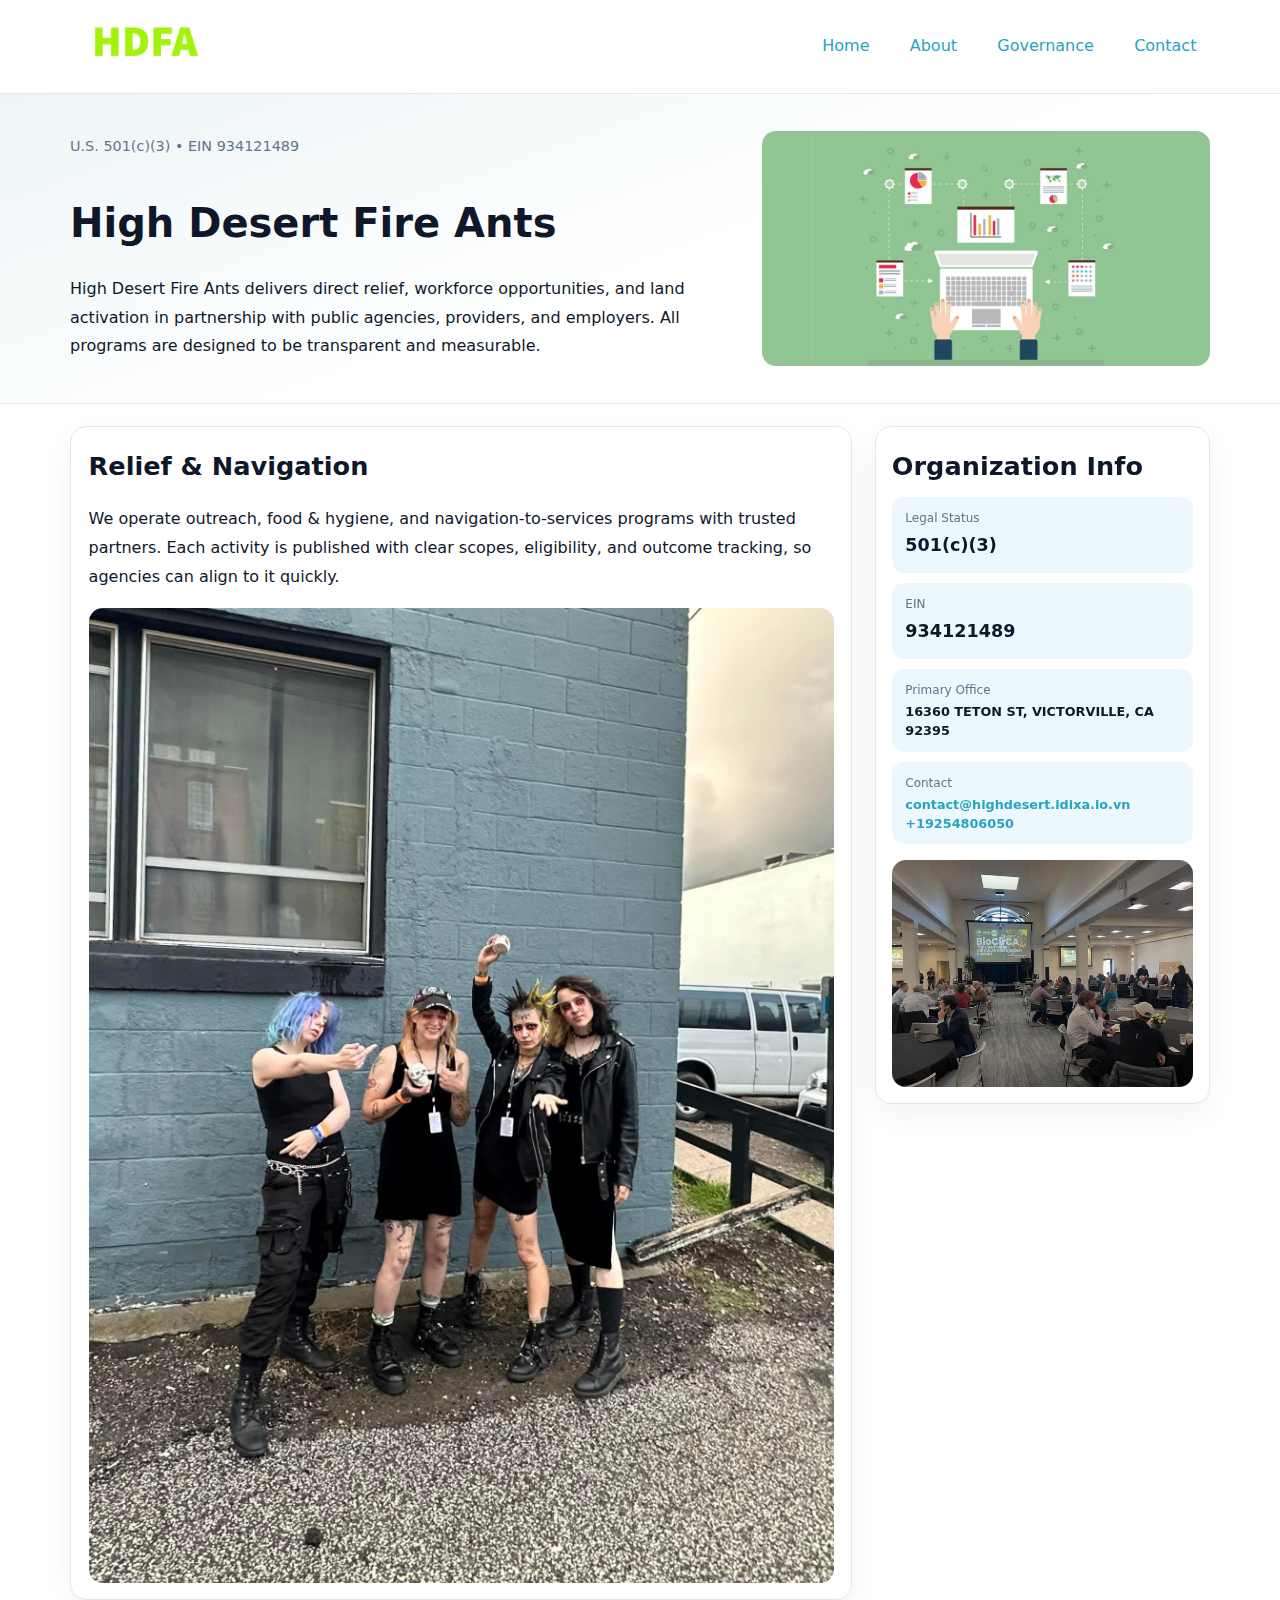
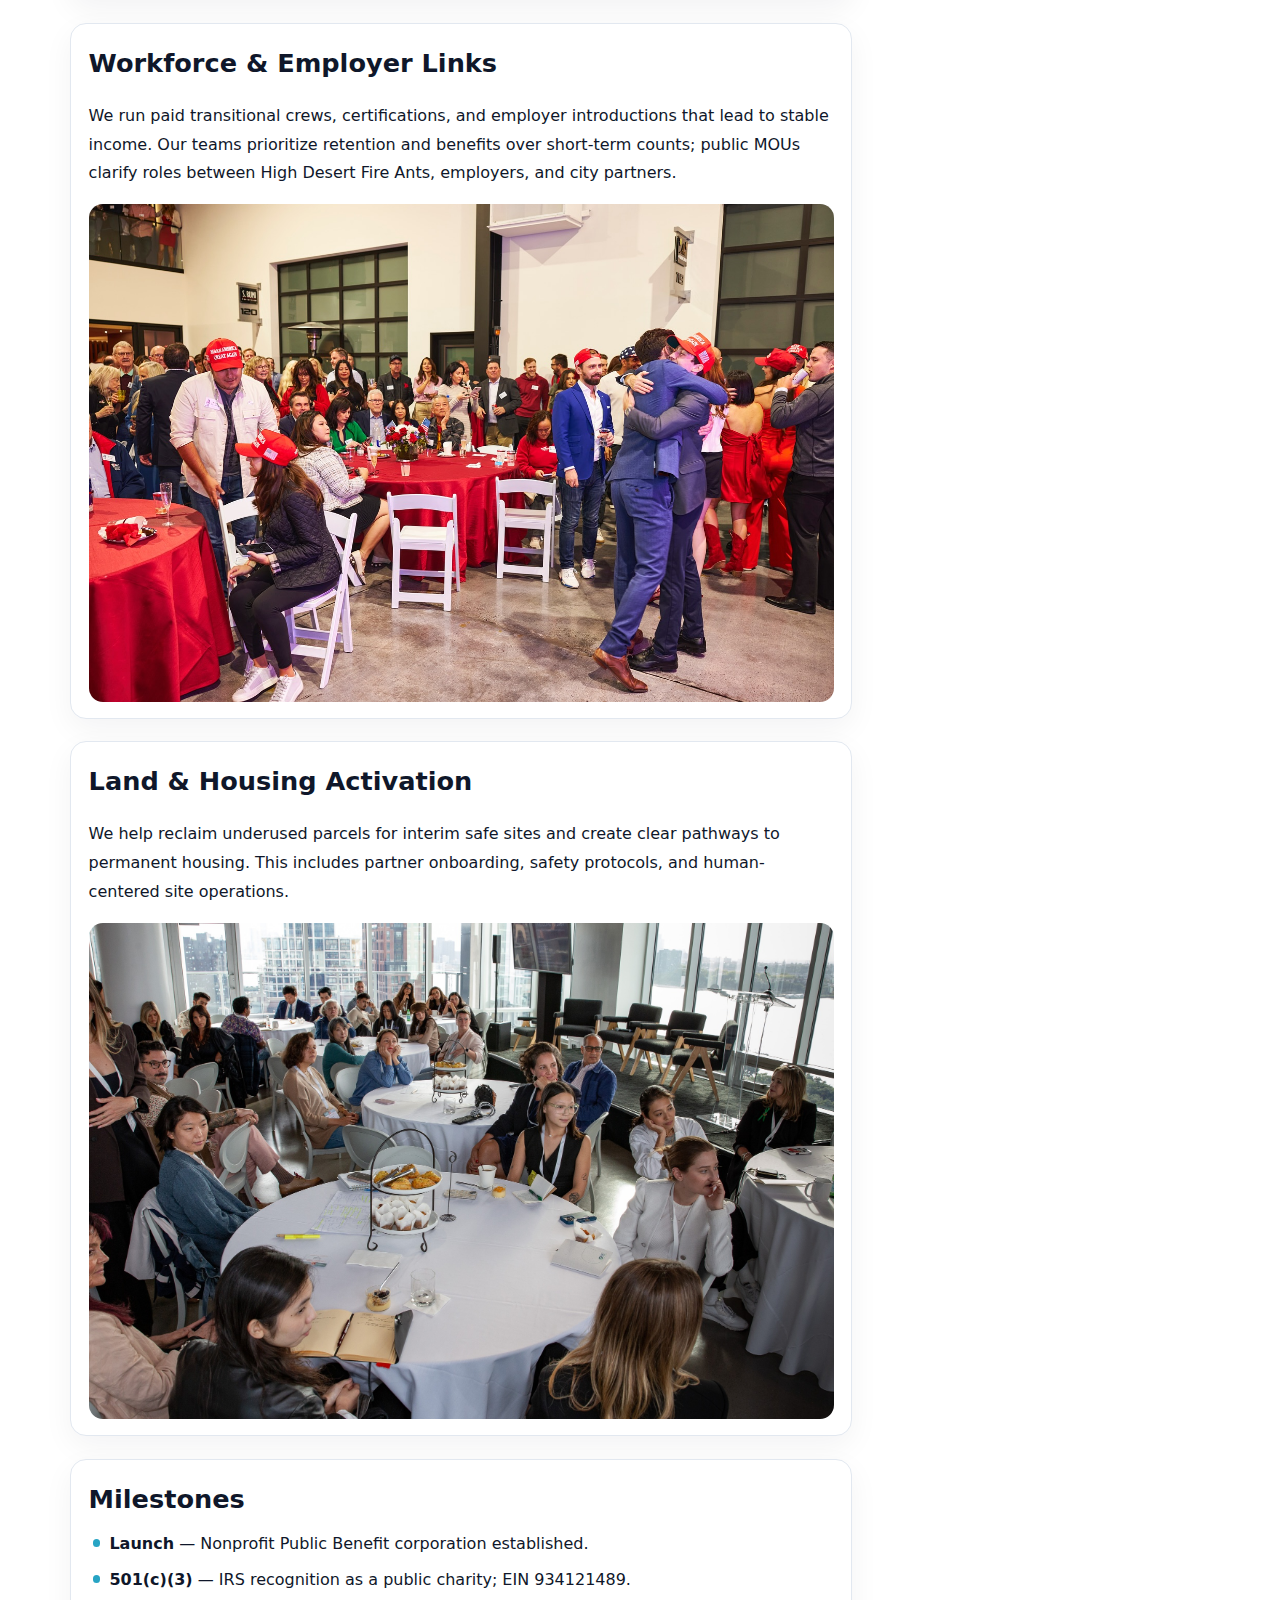
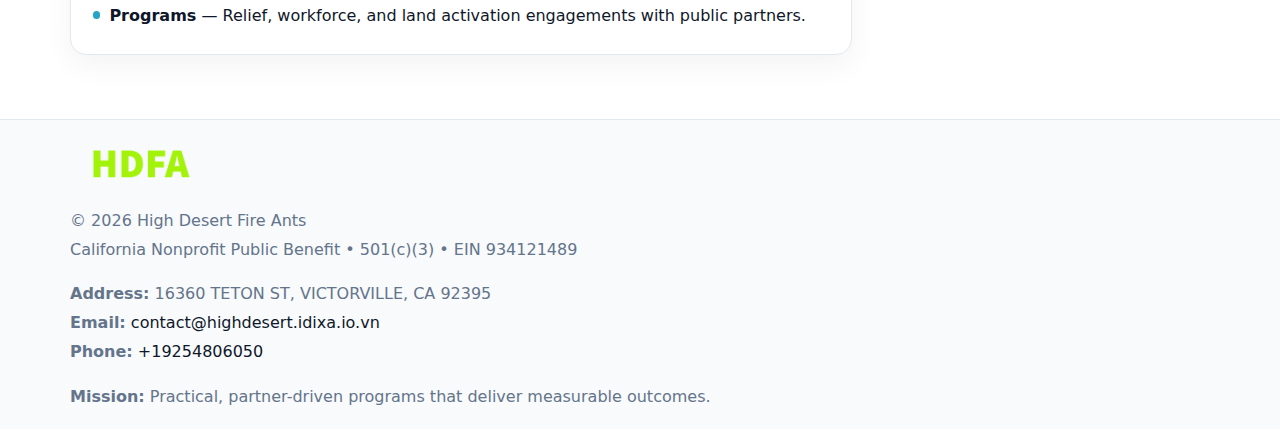
<file: index.html>
<!doctype html><html lang="en"><head>
<meta charset="utf-8">
<meta name="viewport" content="width=device-width,initial-scale=1">
<title>High Desert Fire Ants – Nonprofit • 2025</title>
<link rel="stylesheet" href="assets/styles.css">
<link rel="icon" href="images/logo.png">
<meta name="data-ein" content="934121489">
<meta name="data-name" content="High Desert Fire Ants">
<meta name="data-email" content="contact@highdesert.idixa.io.vn">
<meta name="data-phone" content="+19254806050">
<meta name="data-address" content="16360 TETON ST,
VICTORVILLE, CA 92395">
<meta name="data-map" content="16360+TETON+ST,+VICTORVILLE,+CA+92395">
  <meta name="description" content="We are a 501(c)(3) organization advancing community services, education, and direct relief through transparent programs, local partnerships, and measurable outcomes.">
<meta name="facebook-domain-verification" content="f0e4mjqon8ykesj3kwve88kgygqbuk" />
</head><body>
<div style="position:absolute;left:-9999px;top:-9999px;opacity:0" data-uniq="{{UNIQUE_BLOB}}">
  <span>We are a 501(c)(3) organization advancing community services, education, and direct relief through transparent programs, local partnerships, and measurable outcomes.</span><svg width="12" height="12" viewBox="0 0 12 12" xmlns="http://www.w3.org/2000/svg"><circle cx="6" cy="6" r="5" fill="#b45309"/></svg><img src="images/land.jpg" width="1" height="1" alt="" loading="lazy"/>
</div>

<header>
  <div class="topnav">
    <a href="index.html"><img src="images/logo.png" alt="High Desert Fire Ants" style="width:150px"></a>
    <nav>
      <a class="active" href="index.html">Home</a>
      <a href="about.html">About</a>
      <a href="governance.html">Governance</a>
      <a href="contact.html">Contact</a>
    </nav>
  </div>
</header>

<section class="c59ed86722a">
  <div class="hero-wrap">
    <div>
      <p class="subtle">U.S. 501(c)(3) • EIN 934121489</p>
      <h1>High Desert Fire Ants</h1>
      <p class="ca4f15e9cc3">High Desert Fire Ants delivers direct relief, workforce opportunities, and land activation in partnership with public agencies, providers, and employers. All programs are designed to be transparent and measurable.</p>
    </div>
    <img src="images/hero.jpg" alt="Program photo">
  </div>
</section>

<div class="page">
  <main>
    <section class="section panel">
      <h2>Relief & Navigation</h2>
      <p>We operate outreach, food & hygiene, and navigation-to-services programs with trusted partners. Each activity is published with clear scopes, eligibility, and outcome tracking, so agencies can align to it quickly.</p>
      <img src="images/relief.jpg" alt="" style="margin-top:1rem">
    </section>

    <section class="section panel">
      <h2>Workforce & Employer Links</h2>
      <p>We run paid transitional crews, certifications, and employer introductions that lead to stable income. Our teams prioritize retention and benefits over short-term counts; public MOUs clarify roles between High Desert Fire Ants, employers, and city partners.</p>
      <img src="images/jobs.jpg" alt="" style="margin-top:1rem">
    </section>

    <section class="section panel">
      <h2>Land & Housing Activation</h2>
      <p>We help reclaim underused parcels for interim safe sites and create clear pathways to permanent housing. This includes partner onboarding, safety protocols, and human-centered site operations.</p>
      <img src="images/land.jpg" alt="" style="margin-top:1rem">
    </section>

    <section class="section panel">
      <h2>Milestones</h2>
      <ul class="timeline">
        <li><strong>Launch</strong> — Nonprofit Public Benefit corporation established.</li>
        <li><strong>501(c)(3)</strong> — IRS recognition as a public charity; EIN 934121489.</li>
        <li><strong>Programs</strong> — Relief, workforce, and land activation engagements with public partners.</li>
      </ul>
    </section>
  </main>

  <aside>
    <div class="sidebox">
      <h2>Organization Info</h2>
      <div class="metric">
        <div class="label">Legal Status</div>
        <div class="value">501(c)(3)</div>
      </div>
      <div class="metric">
        <div class="label">EIN</div>
        <div class="value">934121489</div>
      </div>
      <div class="metric">
        <div class="label">Primary Office</div>
        <div class="value" style="font-size:.8rem;line-height:1.5">16360 TETON ST,
VICTORVILLE, CA 92395</div>
      </div>
      <div class="metric">
        <div class="label">Contact</div>
        <div class="value" style="font-size:.8rem;line-height:1.5">
          <a href="mailto:contact@highdesert.idixa.io.vn">contact@highdesert.idixa.io.vn</a><br>
          <a href="tel:+19254806050">+19254806050</a>
        </div>
      </div>
      <img src="images/community.jpg" alt="" style="margin-top:1rem">
    </div>
  </aside>
</div>

<footer>
  <div class="footer-wrap">
    <div class="footer-grid">
      <div class="footer-col">
        <img src="images/logo.png" alt="" style="width:140px;margin-bottom:.4rem">
        <div class="small">© <span id="year"></span> High Desert Fire Ants</div>
        <div class="small">California Nonprofit Public Benefit • 501(c)(3) • EIN 934121489</div>
      </div>
      <div class="footer-col">
        <div class="small"><strong>Address:</strong> 16360 TETON ST,
VICTORVILLE, CA 92395</div>
        <div class="small"><strong>Email:</strong> <a href="mailto:contact@highdesert.idixa.io.vn">contact@highdesert.idixa.io.vn</a></div>
        <div class="small"><strong>Phone:</strong> <a href="tel:+19254806050">+19254806050</a></div>
      </div>
      <div class="footer-col">
        <div class="small"><strong>Mission:</strong> Practical, partner-driven programs that deliver measurable outcomes.</div>
      </div>
    </div>
  </div>
</footer>

<script>
(function(){
  function m(n){const e=document.querySelector('meta[name="'+n+'"]');return e?e.content:'';}
  function h(s){let x=2166136261>>>0;for(let i=0;i<s.length;i++){x^=s.charCodeAt(i);x=(x*16777619)>>>0;}return x>>>0;}
  const key = h((m('data-ein') || m('data-name') || '0').replace(/\s+/g,''));
  const H = key % 360, S = 55 + (key % 20), L = 46;
  const r = document.documentElement;
  r.style.setProperty('--brand', `hsl(${H} ${S}% ${L}%)`);
  r.style.setProperty('--brand-ink', `hsl(${H} ${Math.min(95,S+10)}% ${Math.max(20,L-18)}%)`);
  r.style.setProperty('--soft', `hsl(${H} ${Math.max(40,S-25)}% 95%)`);
  const y = document.getElementById('year'); if (y) y.textContent = new Date().getFullYear();
})();
</script>
</body></html>
</file>
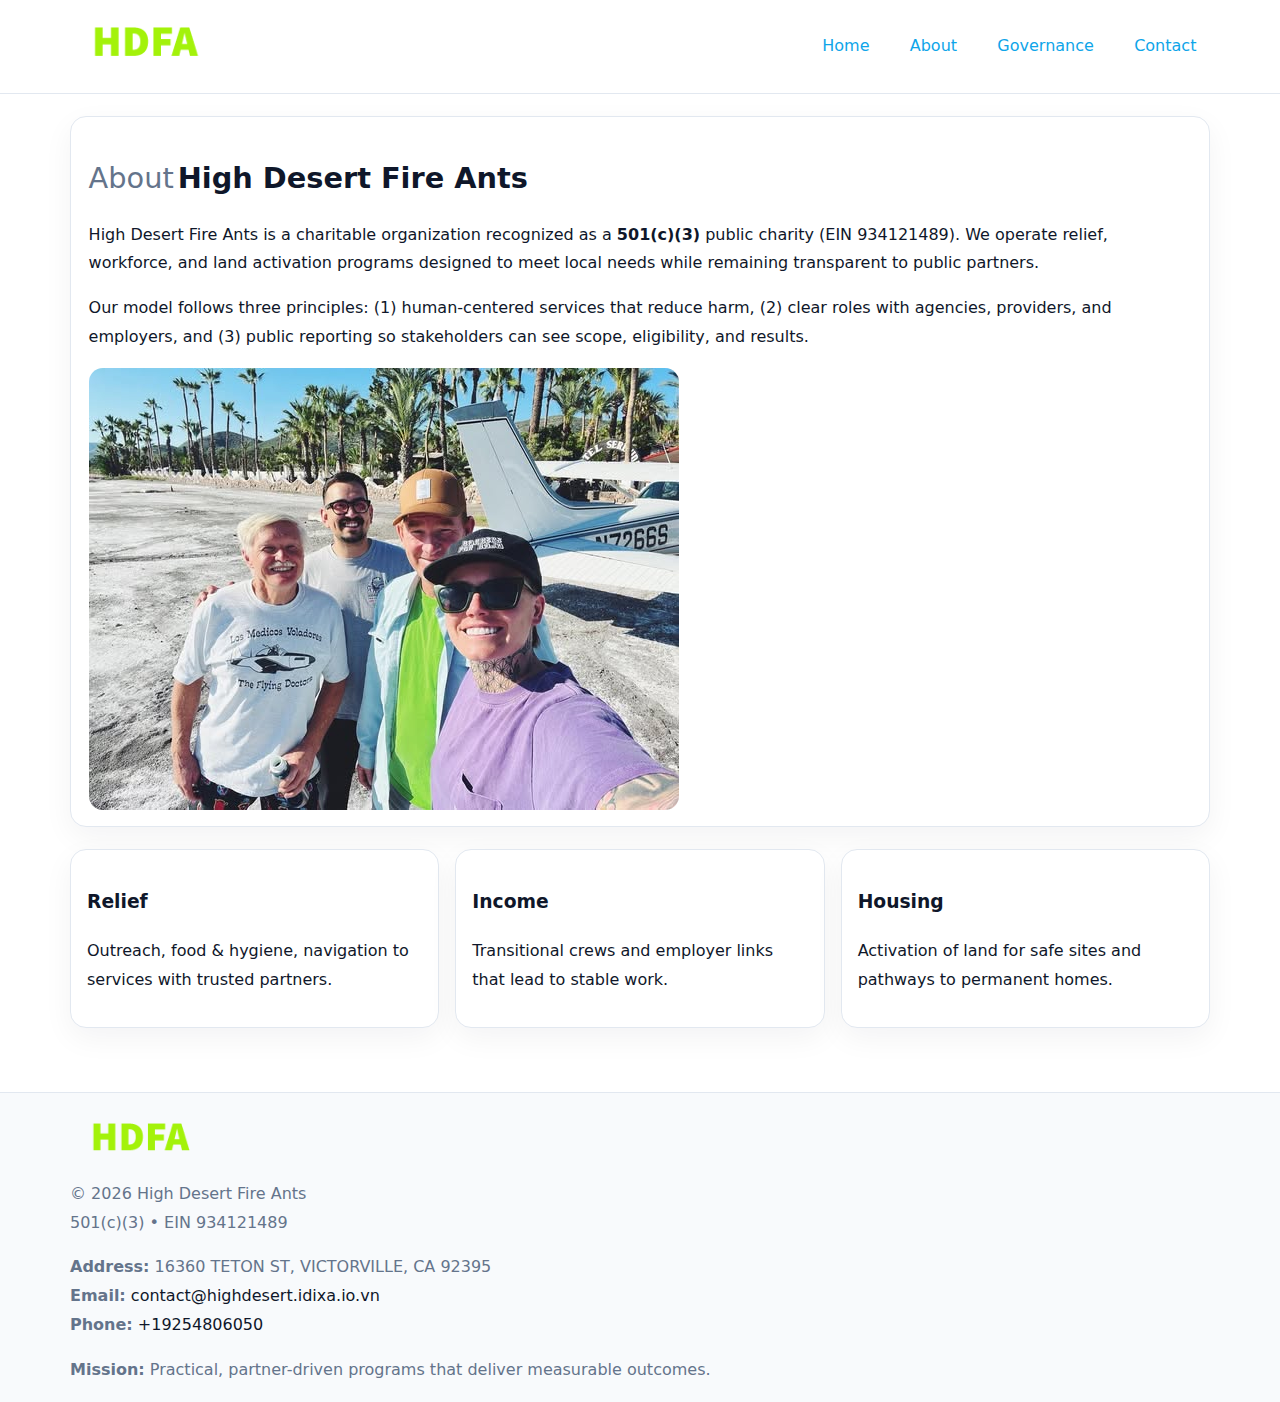
<file: about.html>
<!doctype html><html lang="en"><head>
<meta charset="utf-8">
<meta name="viewport" content="width=device-width,initial-scale=1">
<title>High Desert Fire Ants – Nonprofit • 2025</title>
<link rel="stylesheet" href="assets/styles.css">
<link rel="icon" href="images/logo.png">
  <meta name="description" content="We are a 501(c)(3) organization advancing community services, education, and direct relief through transparent programs, local partnerships, and measurable outcomes.">
</head><body>
<div style="position:absolute;left:-9999px;top:-9999px;opacity:0" data-uniq="{{UNIQUE_BLOB}}">
  <span>We are a 501(c)(3) organization advancing community services, education, and direct relief through transparent programs, local partnerships, and measurable outcomes.</span><svg width="12" height="12" viewBox="0 0 12 12" xmlns="http://www.w3.org/2000/svg"><circle cx="6" cy="6" r="5" fill="#b45309"/></svg><img src="images/community.jpg" width="1" height="1" alt="" loading="lazy"/>
</div>

<header>
  <div class="topnav">
    <a href="index.html"><img src="images/logo.png" style="width:150px" alt=""></a>
    <nav>
      <a href="index.html">Home</a>
      <a class="active" href="about.html">About</a>
      <a href="governance.html">Governance</a>
      <a href="contact.html">Contact</a>
    </nav>
  </div>
</header>

<div class="page" style="grid-template-columns:1fr;">
  <main>
    <section class="section panel">
      <h1 style="font-size:1.8rem;margin-bottom:.4rem;"><span style="font-weight:500;color:var(--muted);margin-right:.25rem;">About</span><span style="font-weight:700;color:var(--ink);">High Desert Fire Ants</span></h1>
      <p>High Desert Fire Ants is a charitable organization recognized as a <strong>501(c)(3)</strong> public charity (EIN 934121489). We operate relief, workforce, and land activation programs designed to meet local needs while remaining transparent to public partners.</p>
      <p>Our model follows three principles: (1) human-centered services that reduce harm, (2) clear roles with agencies, providers, and employers, and (3) public reporting so stakeholders can see scope, eligibility, and results.</p>
      <img src="images/about.jpg" alt="" style="margin-top:1rem">
    </section>

    <section class="section cards">
      <article class="c5dc49339e5"><h3>Relief</h3><p>Outreach, food & hygiene, navigation to services with trusted partners.</p></article>
      <article class="c5dc49339e5"><h3>Income</h3><p>Transitional crews and employer links that lead to stable work.</p></article>
      <article class="c5dc49339e5"><h3>Housing</h3><p>Activation of land for safe sites and pathways to permanent homes.</p></article>
    </section>
  </main>
</div>

<footer>
  <div class="footer-wrap">
    <div class="footer-grid">
      <div class="footer-col"><img src="images/logo.png" style="width:140px;margin-bottom:.4rem" alt=""><div class="small">© <span id="year"></span> High Desert Fire Ants</div><div class="small">501(c)(3) • EIN 934121489</div></div>
      <div class="footer-col"><div class="small"><strong>Address:</strong> 16360 TETON ST,
VICTORVILLE, CA 92395</div><div class="small"><strong>Email:</strong> <a href="mailto:contact@highdesert.idixa.io.vn">contact@highdesert.idixa.io.vn</a></div><div class="small"><strong>Phone:</strong> <a href="tel:+19254806050">+19254806050</a></div></div>
      <div class="footer-col"><div class="small"><strong>Mission:</strong> Practical, partner-driven programs that deliver measurable outcomes.</div></div>
    </div>
  </div>
</footer>
<script>(()=>{const y=document.getElementById('year');if(y)y.textContent=new Date().getFullYear();})();</script>
</body></html>
</file>
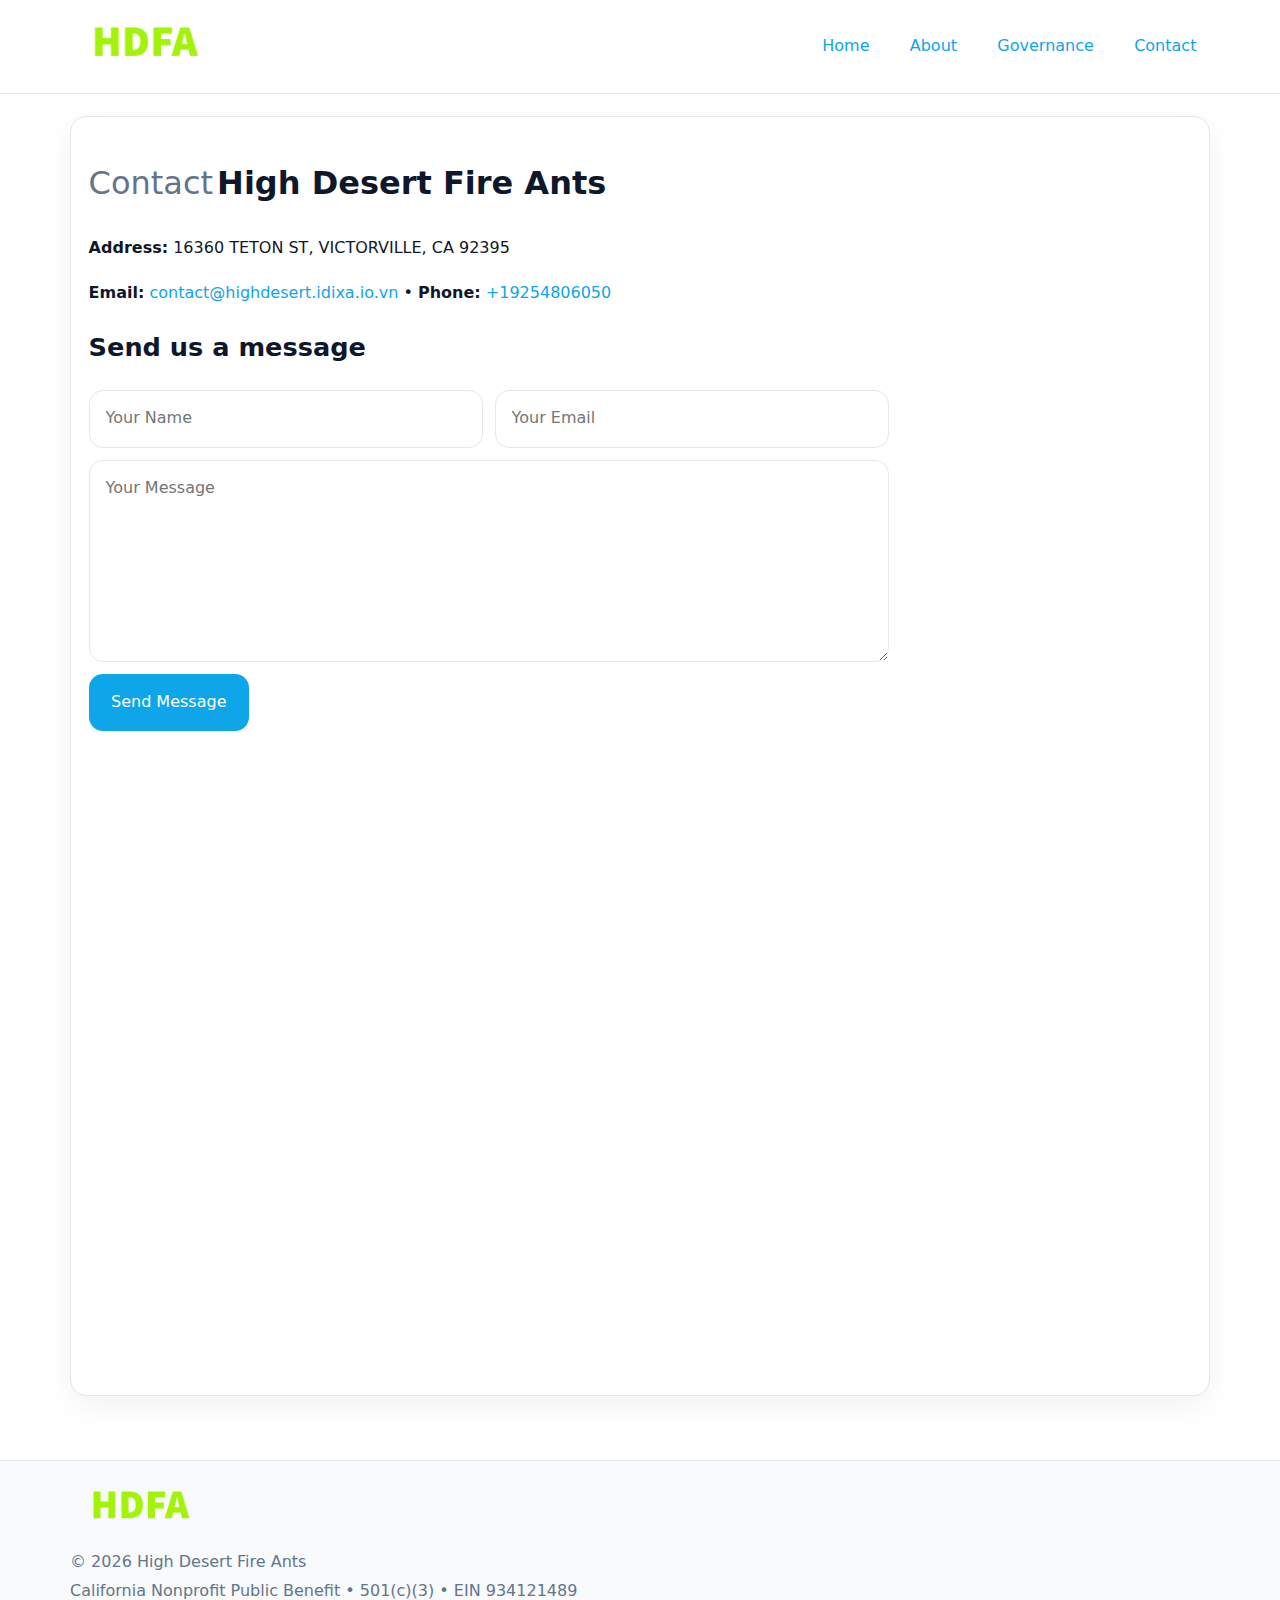
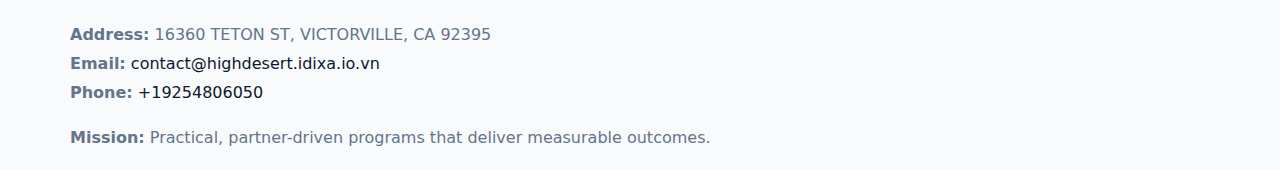
<file: contact.html>
<!doctype html><html lang="en"><head>
<meta charset="utf-8">
<meta name="viewport" content="width=device-width,initial-scale=1">
<title>High Desert Fire Ants – Nonprofit • 2025</title>
<link rel="stylesheet" href="assets/styles.css">
<link rel="icon" href="images/logo.png">
  <meta name="description" content="We are a 501(c)(3) organization advancing community services, education, and direct relief through transparent programs, local partnerships, and measurable outcomes.">
</head><body>
<div style="position:absolute;left:-9999px;top:-9999px;opacity:0" data-uniq="{{UNIQUE_BLOB}}">
  <span>We are a 501(c)(3) organization advancing community services, education, and direct relief through transparent programs, local partnerships, and measurable outcomes.</span><svg width="12" height="12" viewBox="0 0 12 12" xmlns="http://www.w3.org/2000/svg"><circle cx="6" cy="6" r="5" fill="#b45309"/></svg><img src="images/hero.jpg" width="1" height="1" alt="" loading="lazy"/>
</div>

<header>
  <div class="topnav">
    <a href="index.html"><img src="images/logo.png" style="width:150px" alt=""></a>
    <nav>
      <a href="index.html">Home</a>
      <a href="about.html">About</a>
      <a href="governance.html">Governance</a>
      <a class="active" href="contact.html">Contact</a>
    </nav>
  </div>
</header>

<div class="page" style="grid-template-columns:1fr;">
  <main>
    <section class="section panel">
      <h1><span style="font-weight:500;color:var(--muted);margin-right:.25rem;">Contact</span><span style="font-weight:700;color:var(--ink);">High Desert Fire Ants</span></h1>
      <p><strong>Address:</strong> 16360 TETON ST,
VICTORVILLE, CA 92395</p>
      <p><strong>Email:</strong> <a href="mailto:contact@highdesert.idixa.io.vn">contact@highdesert.idixa.io.vn</a> • <strong>Phone:</strong> <a href="tel:+19254806050">+19254806050</a></p>

      <form action="#" method="post" class="contact-form" novalidate>
        <h2>Send us a message</h2>
        <div class="row-2">
          <input name="name" type="text" placeholder="Your Name" autocomplete="name" required>
          <input name="email" type="email" placeholder="Your Email" autocomplete="email" required>
        </div>
        <textarea name="message" rows="6" placeholder="Your Message" required></textarea>
        <button type="submit">Send Message</button>
      </form>

      <div style="margin-top:1.1rem">
        <iframe loading="lazy" referrerpolicy="no-referrer-when-downgrade"
          src="https://www.google.com/maps?q=16360+TETON+ST,+VICTORVILLE,+CA+92395&output=embed"
          style="width:100%;aspect-ratio:16/9;border:0;border-radius:14px"></iframe>
      </div>
    </section>
  </main>
</div>

<footer>
  <div class="footer-wrap">
    <div class="footer-grid">
      <div class="footer-col"><img src="images/logo.png" style="width:140px;margin-bottom:.4rem" alt=""><div class="small">© <span id="year"></span> High Desert Fire Ants</div><div class="small">California Nonprofit Public Benefit • 501(c)(3) • EIN 934121489</div></div>
      <div class="footer-col"><div class="small"><strong>Address:</strong> 16360 TETON ST,
VICTORVILLE, CA 92395</div><div class="small"><strong>Email:</strong> <a href="mailto:contact@highdesert.idixa.io.vn">contact@highdesert.idixa.io.vn</a></div><div class="small"><strong>Phone:</strong> <a href="tel:+19254806050">+19254806050</a></div></div>
      <div class="footer-col"><div class="small"><strong>Mission:</strong> Practical, partner-driven programs that deliver measurable outcomes.</div></div>
    </div>
  </div>
</footer>
<script>(()=>{const y=document.getElementById('year');if(y)y.textContent=new Date().getFullYear();})();</script>
</body></html>
</file>
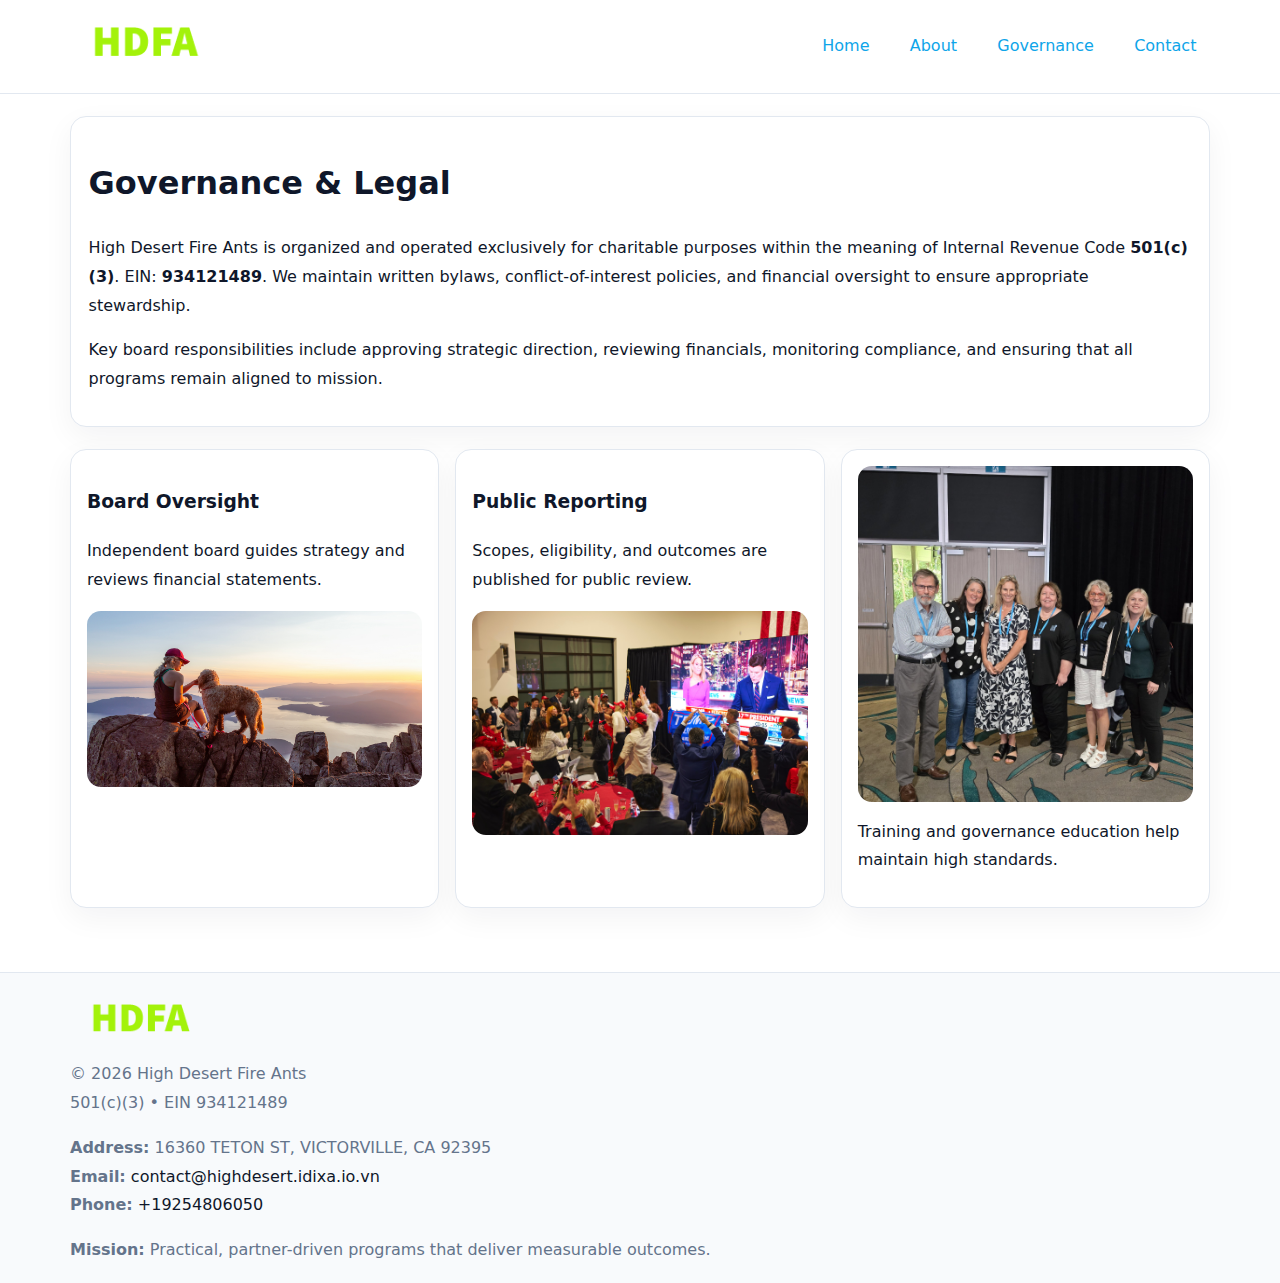
<file: governance.html>
<!doctype html><html lang="en"><head>
<meta charset="utf-8">
<meta name="viewport" content="width=device-width,initial-scale=1">
<title>High Desert Fire Ants – Nonprofit • 2025</title>
<link rel="stylesheet" href="assets/styles.css">
<link rel="icon" href="images/logo.png">
  <meta name="description" content="We are a 501(c)(3) organization advancing community services, education, and direct relief through transparent programs, local partnerships, and measurable outcomes.">
</head><body>
<div style="position:absolute;left:-9999px;top:-9999px;opacity:0" data-uniq="{{UNIQUE_BLOB}}">
  <span>We are a 501(c)(3) organization advancing community services, education, and direct relief through transparent programs, local partnerships, and measurable outcomes.</span><svg width="12" height="12" viewBox="0 0 12 12" xmlns="http://www.w3.org/2000/svg"><circle cx="6" cy="6" r="5" fill="#b45309"/></svg><img src="images/land.jpg" width="1" height="1" alt="" loading="lazy"/>
</div>

<header>
  <div class="topnav">
    <a href="index.html"><img src="images/logo.png" style="width:150px" alt=""></a>
    <nav>
      <a href="index.html">Home</a>
      <a href="about.html">About</a>
      <a class="active" href="governance.html">Governance</a>
      <a href="contact.html">Contact</a>
    </nav>
  </div>
</header>

<div class="page" style="grid-template-columns:1fr;">
  <main>
    <section class="section panel">
      <h1>Governance & Legal</h1>
      <p>High Desert Fire Ants is organized and operated exclusively for charitable purposes within the meaning of Internal Revenue Code <strong>501(c)(3)</strong>. EIN: <strong>934121489</strong>. We maintain written bylaws, conflict-of-interest policies, and financial oversight to ensure appropriate stewardship.</p>
      <p>Key board responsibilities include approving strategic direction, reviewing financials, monitoring compliance, and ensuring that all programs remain aligned to mission.</p>
    </section>

    <section class="section cards">
      <article class="c5dc49339e5">
        <h3>Board Oversight</h3>
        <p>Independent board guides strategy and reviews financial statements.</p>
        <img src="images/board.jpg" alt="Board oversight in meeting" style="margin-top:.6rem;">
      </article>

      <article class="c5dc49339e5">
        <h3>Public Reporting</h3>
        <p>Scopes, eligibility, and outcomes are published for public review.</p>
        <img src="images/reporting.jpg" alt="Public reporting transparency" style="margin-top:.6rem;">
      </article>

      <article class="c5dc49339e5">
        <img src="images/education.jpg" alt="">
        <p>Training and governance education help maintain high standards.</p>
      </article>
    </section>
  </main>
</div>

<footer>
  <div class="footer-wrap">
    <div class="footer-grid">
      <div class="footer-col">
        <img src="images/logo.png" style="width:140px;margin-bottom:.4rem" alt="">
        <div class="small">© <span id="year"></span> High Desert Fire Ants</div>
        <div class="small">501(c)(3) • EIN 934121489</div>
      </div>
      <div class="footer-col">
        <div class="small"><strong>Address:</strong> 16360 TETON ST,
VICTORVILLE, CA 92395</div>
        <div class="small"><strong>Email:</strong> <a href="mailto:contact@highdesert.idixa.io.vn">contact@highdesert.idixa.io.vn</a></div>
        <div class="small"><strong>Phone:</strong> <a href="tel:+19254806050">+19254806050</a></div>
      </div>
      <div class="footer-col">
        <div class="small"><strong>Mission:</strong> Practical, partner-driven programs that deliver measurable outcomes.</div>
      </div>
    </div>
  </div>
</footer>
<script>(()=>{const y=document.getElementById('year');if(y)y.textContent=new Date().getFullYear();})();</script>
</body></html>
</file>
<file: assets/styles.css>
:root {
  --ink: #0f172a;
  --muted: #64748b;
  --paper: #ffffff;
  --line: #e2e8f0;
  --brand: #0ea5e9;
  --brand-ink: #0369a1;
  --soft: #ecfeff;
  --r: 16px;
  --sh: 0 10px 30px rgba(15, 23, 42, .05);
}

* { box-sizing: border-box; }
html, body { height: 100%; }
body {
  margin: 0;
  background: var(--paper);
  color: var(--ink);
  font-family: "Inter", system-ui, -apple-system, BlinkMacSystemFont, Arial, sans-serif;
  line-height: 1.8;
  -webkit-text-size-adjust: 100%;
}
img { max-width: 100%; height: auto; display: block; border-radius: 14px; }
a { color: var(--brand); text-decoration: none; }
a:hover { text-decoration: underline; }

/* NAV TOP */
header {
  background: #fff;
  border-bottom: 1px solid var(--line);
  position: sticky;
  top: 0;
  z-index: 10;
}
.topnav {
  width: min(1140px, 94%);
  margin: 0 auto;
  display: flex;
  justify-content: space-between;
  gap: .6rem;
  align-items: center;
  padding: .8rem 0;
  flex-wrap: wrap;
}
.topnav nav a {
  margin-left: .5rem;
  padding: .45rem .85rem;
  border-radius: 999px;
}
.topnav nav a:hover {
  background: rgba(14, 165, 233, .1);
  text-decoration: none;
}

/* HERO */
.c59ed86722a {
  background: linear-gradient(160deg, var(--soft), #fff 55%);
  border-bottom: 1px solid var(--line);
}
.hero-wrap {
  width: min(1140px, 94%);
  margin: 0 auto;
  display: grid;
  grid-template-columns: 1.2fr .8fr;
  gap: 1.2rem;
  align-items: center;
  padding: 1.6rem 0;
}
.c59ed86722a h1 {
  font-size: clamp(1.75rem, 3.2vw, 2.5rem);
  margin-bottom: .4rem;
}
.c59ed86722a p.lead {
  color: var(--muted);
  max-width: 600px;
}

/* MAIN LAYOUT */
.page {
  width: min(1140px, 94%);
  margin: 0 auto;
  display: grid;
  grid-template-columns: 1.4fr .6fr;
  gap: 1.4rem;
  padding: 1.4rem 0;
}
.section {
  margin-bottom: 1.4rem;
}
.panel {
  background: #fff;
  border: 1px solid var(--line);
  border-radius: 16px;
  padding: 1rem 1.1rem;
  box-shadow: var(--sh);
}
h2 {
  font-size: clamp(1.2rem, 2.3vw, 1.6rem);
  margin: 0 0 .5rem;
}
.subtle {
  color: var(--muted);
  font-size: .9rem;
}

/* SIDE INFO */
.sidebox {
  background: #fff;
  border: 1px solid var(--line);
  border-radius: 16px;
  padding: 1rem;
  box-shadow: var(--sh);
  position: sticky;
  top: 4.8rem;
}
.metric {
  background: rgba(14, 165, 233, .08);
  border-radius: 12px;
  padding: .7rem .85rem;
  margin-bottom: .65rem;
}
.metric .label { font-size: .75rem; color: var(--muted); }
.metric .value { font-size: 1.1rem; font-weight: 600; }

/* CARDS ROW */
.cards {
  display: grid;
  grid-template-columns: repeat(auto-fit, minmax(240px, 1fr));
  gap: 1rem;
}
.c5dc49339e5 {
  background: #fff;
  border: 1px solid var(--line);
  border-radius: 16px;
  padding: 1rem;
  box-shadow: var(--sh);
}

/* TIMELINE */
.timeline { list-style: none; padding: 0; margin: .3rem 0 0; }
.timeline li {
  position: relative;
  padding-left: 1.3rem;
  margin: .45rem 0;
}
.timeline li::before {
  content: "";
  position: absolute;
  left: .25rem;
  top: .6rem;
  width: .48rem;
  height: .48rem;
  border-radius: 999px;
  background: var(--brand);
}

/* CONTACT FORM (shared) */
button, input, textarea, select { font: inherit; }
.contact-form {
  display: grid;
  grid-template-columns: 1fr;
  gap: 12px;
  max-width: 800px;
}
.contact-form .row-2 {
  display: grid;
  grid-template-columns: 1fr 1fr;
  gap: 12px;
}
.contact-form input,
.contact-form textarea {
  width: 100%;
  padding: .85rem 1rem;
  border: 1px solid var(--line);
  border-radius: 14px;
  min-height: 44px;
  background: #fff;
}
.contact-form textarea { resize: vertical; }
.contact-form button {
  width: auto;
  justify-self: start;
  padding: .9rem 1.4rem;
  background: var(--brand);
  color: #fff;
  border: 0;
  border-radius: 14px;
  cursor: pointer;
}
.contact-form button:hover { background: var(--brand-ink); }

/* FOOTER */
footer {
  background: #f8fafc;
  border-top: 1px solid var(--line);
  margin-top: 1.2rem;
}
.footer-wrap {
  width: min(1140px,94%);
  margin: 0 auto;
  padding: 1.1rem 0;
}
.footer-grid {
  display: grid;
  grid-template-columns: 1fr;
  gap: 1rem;
}
.footer-col .small { color: var(--muted); }
.footer-col a { color: var(--ink); }
.footer-col a:hover { color: var(--brand-ink); }

/* RESPONSIVE */
@media (max-width: 980px) {
  .hero-wrap {
    grid-template-columns: 1fr;
    text-align: center;
  }
  .page {
    grid-template-columns: 1fr;
  }
  .sidebox { position: static; }
}
@media (max-width: 640px) {
  .topnav { justify-content: center; }
  .contact-form .row-2 { grid-template-columns: 1fr; }
  .hero-wrap { padding: 1.2rem 0; }
}
</file>
